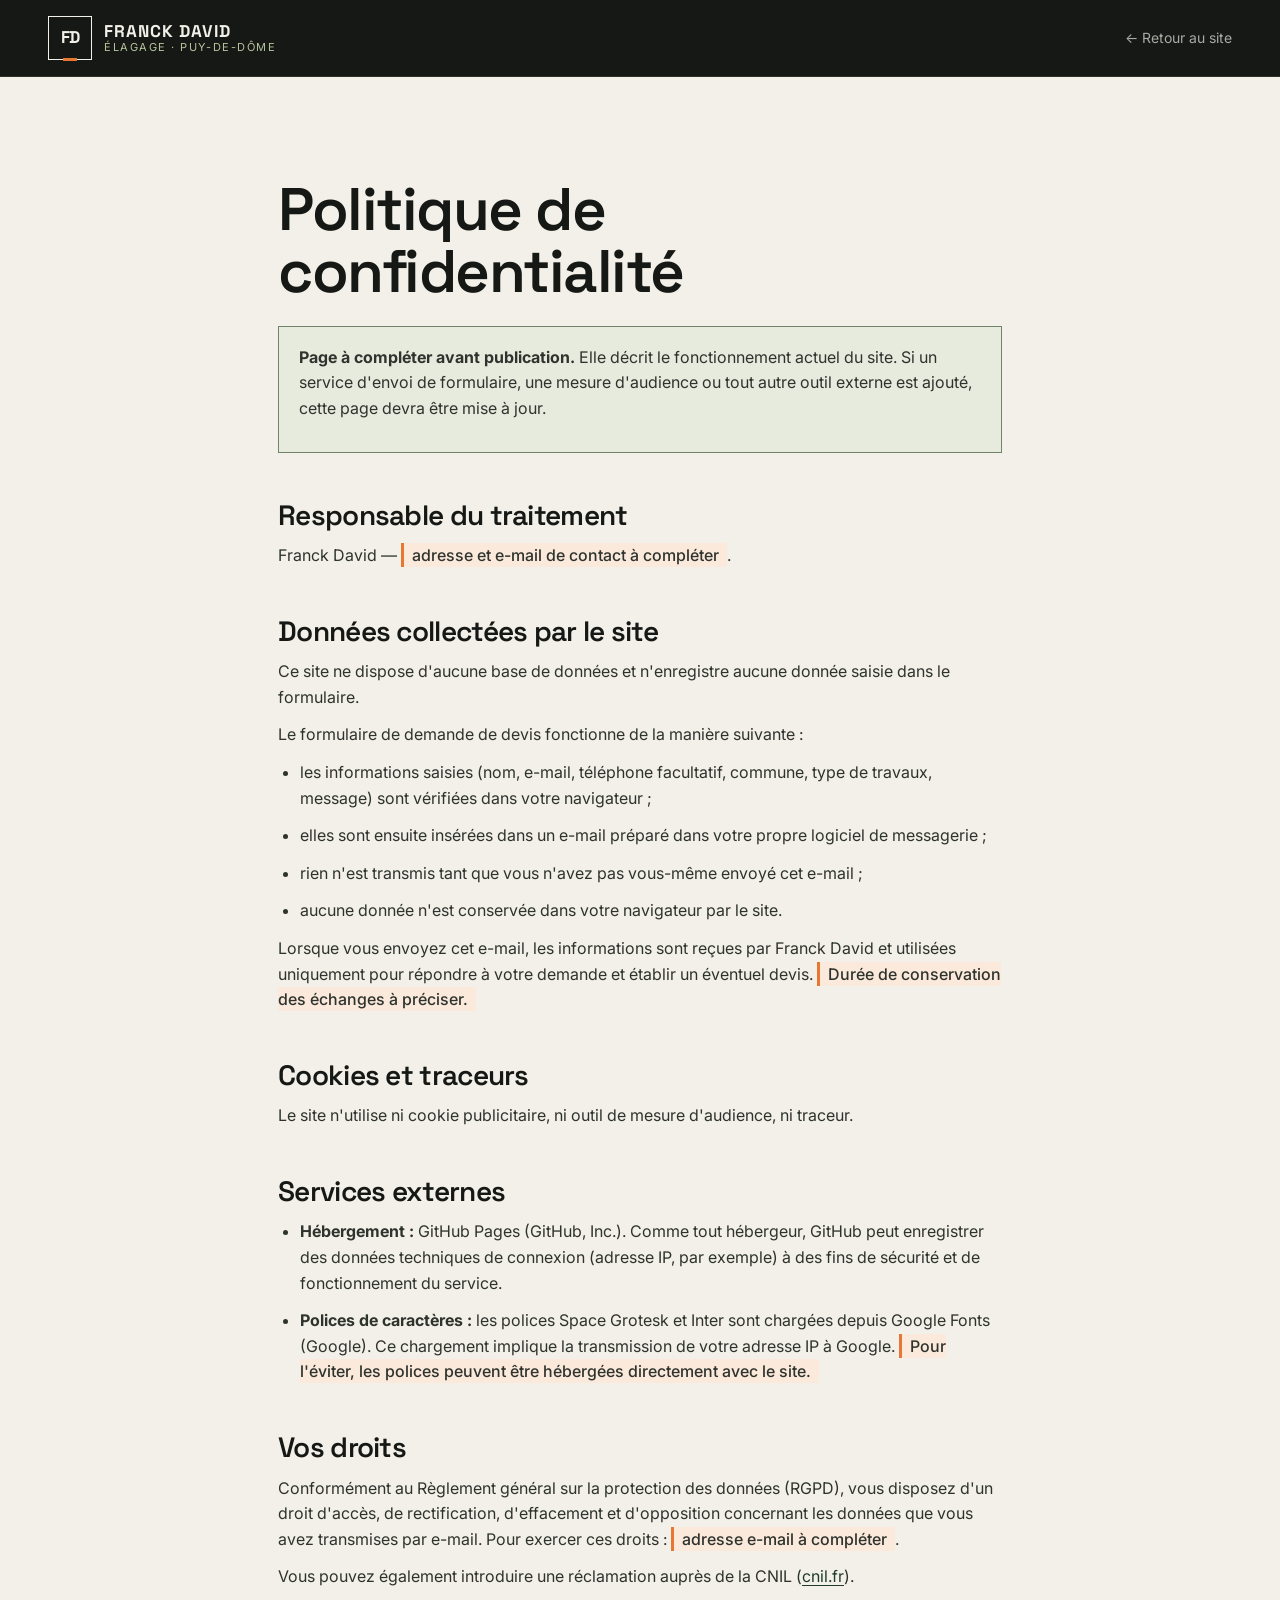
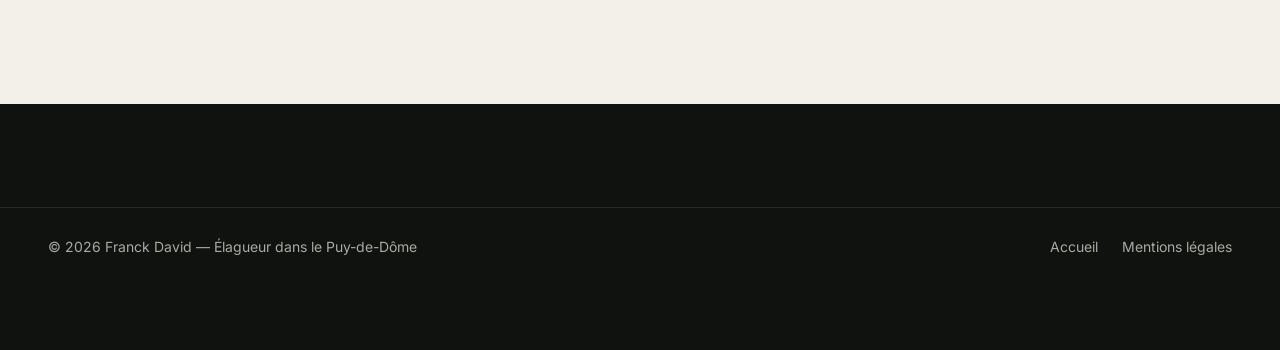
<file: confidentialite.html>
<!doctype html>
<html lang="fr">
<head>
  <meta charset="utf-8">
  <meta name="viewport" content="width=device-width, initial-scale=1">
  <title>Politique de confidentialité | Franck David, élagueur dans le Puy-de-Dôme</title>
  <meta name="description" content="Politique de confidentialité du site de Franck David, élagueur dans le Puy-de-Dôme.">
  <meta name="robots" content="noindex, follow">
  <meta name="theme-color" content="#151815">
  <link rel="icon" href="assets/images/favicon.svg" type="image/svg+xml">
  <link rel="preconnect" href="https://fonts.googleapis.com">
  <link rel="preconnect" href="https://fonts.gstatic.com" crossorigin>
  <link rel="stylesheet" href="https://fonts.googleapis.com/css2?family=Inter:wght@400;500;600&family=Space+Grotesk:wght@500;600;700&display=swap">
  <link rel="stylesheet" href="assets/css/style.css">
</head>
<body>
  <a class="skip-link" href="#contenu">Aller au contenu</a>
  <header class="legal-header">
    <div class="site-header__inner">
      <a class="brand" href="index.html" aria-label="Franck David — retour à l'accueil">
        <span class="brand__mark" aria-hidden="true">FD</span>
        <span class="brand__text">
          <span class="brand__name">Franck David</span>
          <span class="brand__tag">Élagage · Puy-de-Dôme</span>
        </span>
      </a>
      <a class="legal-back" href="index.html">← Retour au site</a>
    </div>
  </header>

  <main class="legal" id="contenu">
    <div class="container">
      <h1>Politique de confidentialité</h1>

      <div class="notice">
        <p><strong>Page à compléter avant publication.</strong> Elle décrit le fonctionnement actuel du site. Si un service d'envoi de formulaire, une mesure d'audience ou tout autre outil externe est ajouté, cette page devra être mise à jour.</p>
      </div>

      <h2>Responsable du traitement</h2>
      <p>Franck David — <span class="todo">adresse et e-mail de contact à compléter</span>.</p>

      <h2>Données collectées par le site</h2>
      <p>Ce site ne dispose d'aucune base de données et n'enregistre aucune donnée saisie dans le formulaire.</p>
      <p>Le formulaire de demande de devis fonctionne de la manière suivante :</p>
      <ul>
        <li>les informations saisies (nom, e-mail, téléphone facultatif, commune, type de travaux, message) sont vérifiées dans votre navigateur ;</li>
        <li>elles sont ensuite insérées dans un e-mail préparé dans votre propre logiciel de messagerie ;</li>
        <li>rien n'est transmis tant que vous n'avez pas vous-même envoyé cet e-mail ;</li>
        <li>aucune donnée n'est conservée dans votre navigateur par le site.</li>
      </ul>
      <p>Lorsque vous envoyez cet e-mail, les informations sont reçues par Franck David et utilisées uniquement pour répondre à votre demande et établir un éventuel devis. <span class="todo">Durée de conservation des échanges à préciser.</span></p>

      <h2>Cookies et traceurs</h2>
      <p>Le site n'utilise ni cookie publicitaire, ni outil de mesure d'audience, ni traceur.</p>

      <h2>Services externes</h2>
      <ul>
        <li><strong>Hébergement :</strong> GitHub Pages (GitHub, Inc.). Comme tout hébergeur, GitHub peut enregistrer des données techniques de connexion (adresse IP, par exemple) à des fins de sécurité et de fonctionnement du service.</li>
        <li><strong>Polices de caractères :</strong> les polices Space Grotesk et Inter sont chargées depuis Google Fonts (Google). Ce chargement implique la transmission de votre adresse IP à Google. <span class="todo">Pour l'éviter, les polices peuvent être hébergées directement avec le site.</span></li>
      </ul>

      <h2>Vos droits</h2>
      <p>Conformément au Règlement général sur la protection des données (RGPD), vous disposez d'un droit d'accès, de rectification, d'effacement et d'opposition concernant les données que vous avez transmises par e-mail. Pour exercer ces droits : <span class="todo">adresse e-mail à compléter</span>.</p>
      <p>Vous pouvez également introduire une réclamation auprès de la CNIL (<a href="https://www.cnil.fr" rel="noopener">cnil.fr</a>).</p>
    </div>
  </main>

  <footer class="site-footer">
    <div class="container site-footer__bottom">
      <p>© 2026 Franck David — Élagueur dans le Puy-de-Dôme</p>
      <ul>
        <li><a href="index.html">Accueil</a></li>
        <li><a href="mentions-legales.html">Mentions légales</a></li>
      </ul>
    </div>
  </footer>
</body>
</html>
</file>
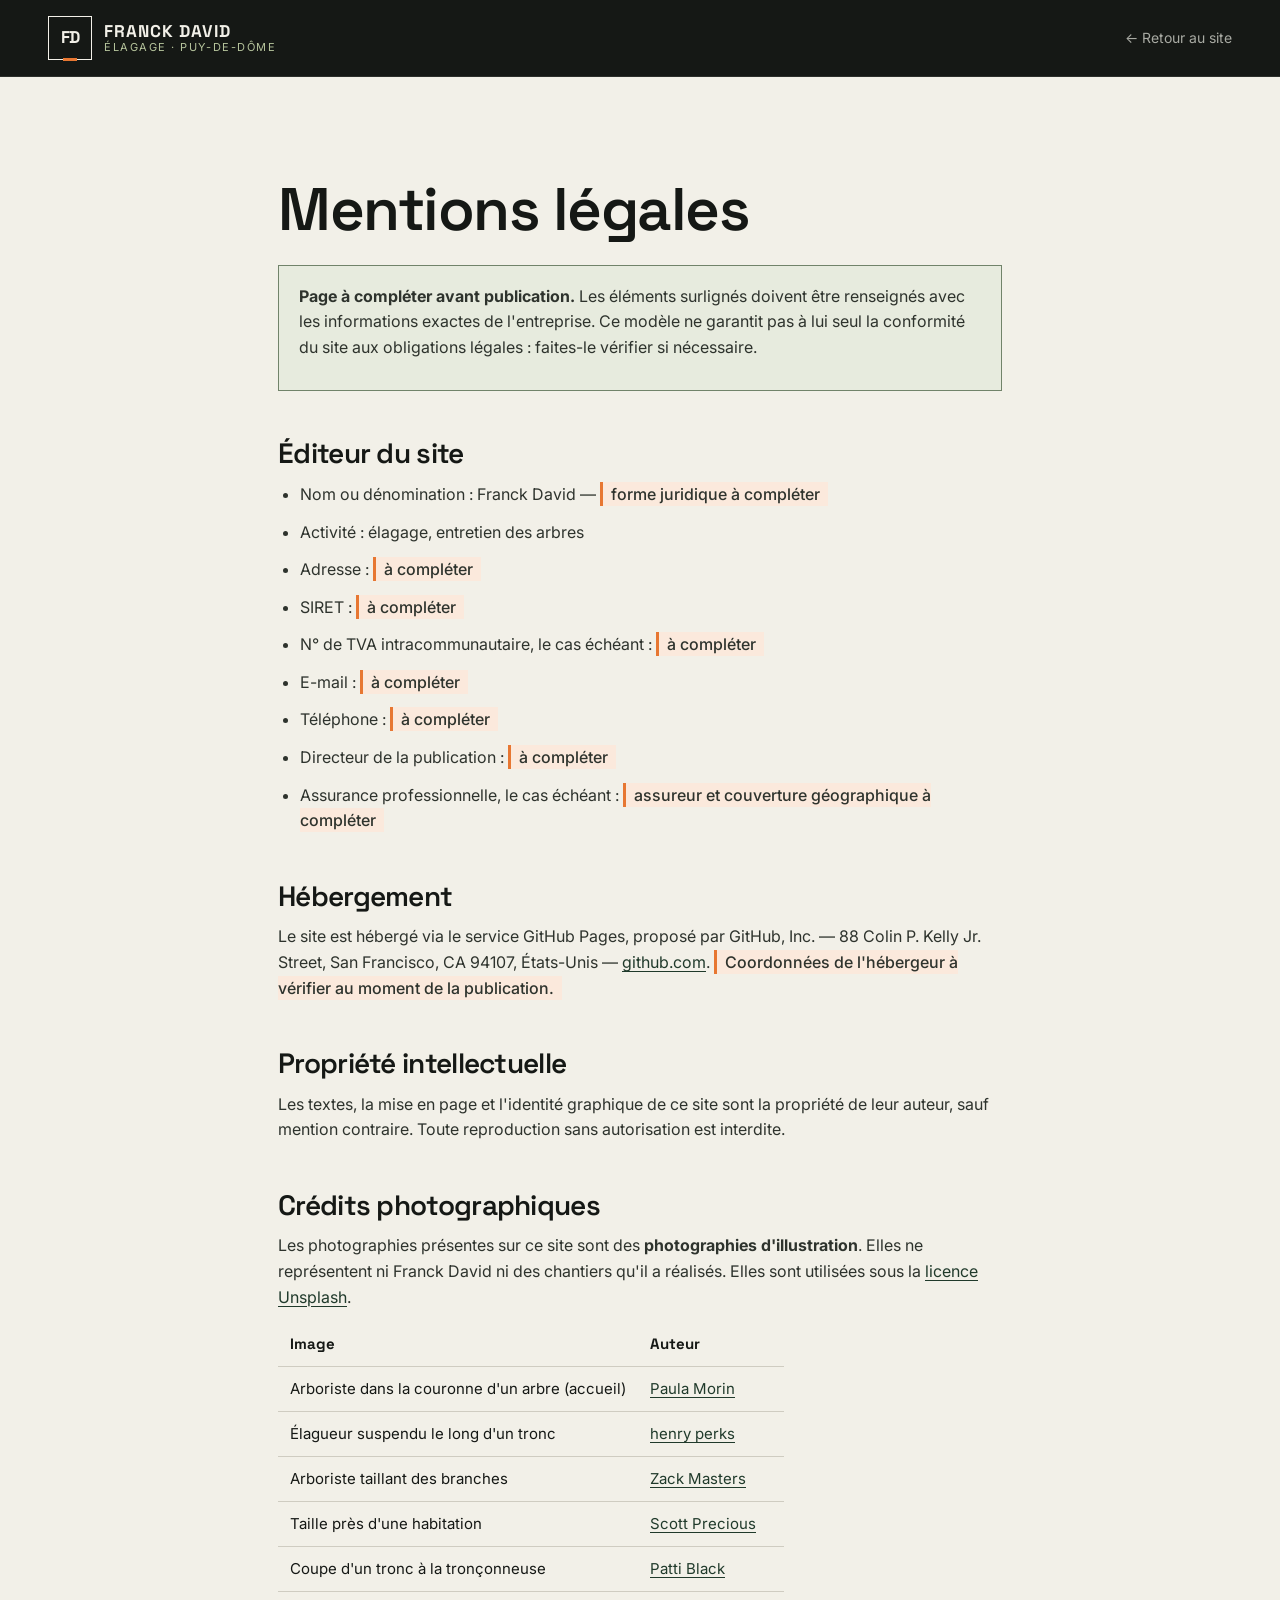
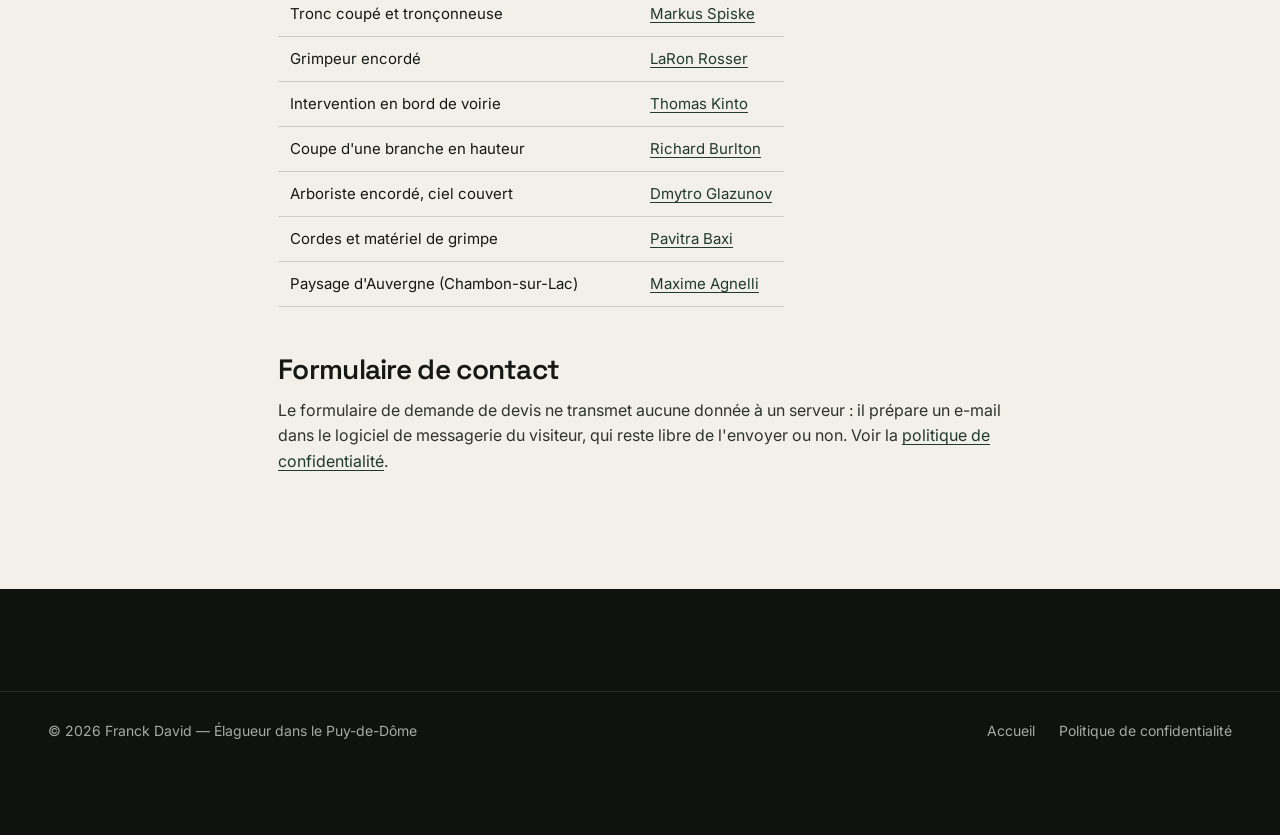
<file: mentions-legales.html>
<!doctype html>
<html lang="fr">
<head>
  <meta charset="utf-8">
  <meta name="viewport" content="width=device-width, initial-scale=1">
  <title>Mentions légales | Franck David, élagueur dans le Puy-de-Dôme</title>
  <meta name="description" content="Mentions légales du site de Franck David, élagueur dans le Puy-de-Dôme.">
  <meta name="robots" content="noindex, follow">
  <meta name="theme-color" content="#151815">
  <link rel="icon" href="assets/images/favicon.svg" type="image/svg+xml">
  <link rel="preconnect" href="https://fonts.googleapis.com">
  <link rel="preconnect" href="https://fonts.gstatic.com" crossorigin>
  <link rel="stylesheet" href="https://fonts.googleapis.com/css2?family=Inter:wght@400;500;600&family=Space+Grotesk:wght@500;600;700&display=swap">
  <link rel="stylesheet" href="assets/css/style.css">
</head>
<body>
  <a class="skip-link" href="#contenu">Aller au contenu</a>
  <header class="legal-header">
    <div class="site-header__inner">
      <a class="brand" href="index.html" aria-label="Franck David — retour à l'accueil">
        <span class="brand__mark" aria-hidden="true">FD</span>
        <span class="brand__text">
          <span class="brand__name">Franck David</span>
          <span class="brand__tag">Élagage · Puy-de-Dôme</span>
        </span>
      </a>
      <a class="legal-back" href="index.html">← Retour au site</a>
    </div>
  </header>

  <main class="legal" id="contenu">
    <div class="container">
      <h1>Mentions légales</h1>

      <div class="notice">
        <p><strong>Page à compléter avant publication.</strong> Les éléments surlignés doivent être renseignés avec les informations exactes de l'entreprise. Ce modèle ne garantit pas à lui seul la conformité du site aux obligations légales : faites-le vérifier si nécessaire.</p>
      </div>

      <h2>Éditeur du site</h2>
      <ul>
        <li>Nom ou dénomination : Franck David — <span class="todo">forme juridique à compléter</span></li>
        <li>Activité : élagage, entretien des arbres</li>
        <li>Adresse : <span class="todo">à compléter</span></li>
        <li>SIRET : <span class="todo">à compléter</span></li>
        <li>N° de TVA intracommunautaire, le cas échéant : <span class="todo">à compléter</span></li>
        <li>E-mail : <span class="todo">à compléter</span></li>
        <li>Téléphone : <span class="todo">à compléter</span></li>
        <li>Directeur de la publication : <span class="todo">à compléter</span></li>
        <li>Assurance professionnelle, le cas échéant : <span class="todo">assureur et couverture géographique à compléter</span></li>
      </ul>

      <h2>Hébergement</h2>
      <p>Le site est hébergé via le service GitHub Pages, proposé par GitHub, Inc. — 88 Colin P. Kelly Jr. Street, San Francisco, CA 94107, États-Unis — <a href="https://github.com" rel="noopener">github.com</a>. <span class="todo">Coordonnées de l'hébergeur à vérifier au moment de la publication.</span></p>

      <h2>Propriété intellectuelle</h2>
      <p>Les textes, la mise en page et l'identité graphique de ce site sont la propriété de leur auteur, sauf mention contraire. Toute reproduction sans autorisation est interdite.</p>

      <h2 id="credits">Crédits photographiques</h2>
      <p>Les photographies présentes sur ce site sont des <strong>photographies d'illustration</strong>. Elles ne représentent ni Franck David ni des chantiers qu'il a réalisés. Elles sont utilisées sous la <a href="https://unsplash.com/license" rel="noopener">licence Unsplash</a>.</p>
      <table>
        <thead><tr><th scope="col">Image</th><th scope="col">Auteur</th></tr></thead>
        <tbody>
          <tr><td>Arboriste dans la couronne d'un arbre (accueil)</td><td><a href="https://unsplash.com/photos/2gMF-wL6L6A" rel="noopener">Paula Morin</a></td></tr>
          <tr><td>Élagueur suspendu le long d'un tronc</td><td><a href="https://unsplash.com/photos/uaKF5IZVcGc" rel="noopener">henry perks</a></td></tr>
          <tr><td>Arboriste taillant des branches</td><td><a href="https://unsplash.com/photos/gD3RgatPHsE" rel="noopener">Zack Masters</a></td></tr>
          <tr><td>Taille près d'une habitation</td><td><a href="https://unsplash.com/photos/ChgvIm7GtzU" rel="noopener">Scott Precious</a></td></tr>
          <tr><td>Coupe d'un tronc à la tronçonneuse</td><td><a href="https://unsplash.com/photos/DZJ3XHuqD1E" rel="noopener">Patti Black</a></td></tr>
          <tr><td>Tronc coupé et tronçonneuse</td><td><a href="https://unsplash.com/photos/qcCHZLdsS80" rel="noopener">Markus Spiske</a></td></tr>
          <tr><td>Grimpeur encordé</td><td><a href="https://unsplash.com/photos/Dn_KGNk2IoY" rel="noopener">LaRon Rosser</a></td></tr>
          <tr><td>Intervention en bord de voirie</td><td><a href="https://unsplash.com/photos/LqfO4ieSPLQ" rel="noopener">Thomas Kinto</a></td></tr>
          <tr><td>Coupe d'une branche en hauteur</td><td><a href="https://unsplash.com/photos/eaf5cOAt66g" rel="noopener">Richard Burlton</a></td></tr>
          <tr><td>Arboriste encordé, ciel couvert</td><td><a href="https://unsplash.com/photos/Bwn-wVh4OfY" rel="noopener">Dmytro Glazunov</a></td></tr>
          <tr><td>Cordes et matériel de grimpe</td><td><a href="https://unsplash.com/photos/NRDyUKFG_Os" rel="noopener">Pavitra Baxi</a></td></tr>
          <tr><td>Paysage d'Auvergne (Chambon-sur-Lac)</td><td><a href="https://unsplash.com/photos/xdGXOzj1VQc" rel="noopener">Maxime Agnelli</a></td></tr>
        </tbody>
      </table>

      <h2>Formulaire de contact</h2>
      <p>Le formulaire de demande de devis ne transmet aucune donnée à un serveur : il prépare un e-mail dans le logiciel de messagerie du visiteur, qui reste libre de l'envoyer ou non. Voir la <a href="confidentialite.html">politique de confidentialité</a>.</p>
    </div>
  </main>

  <footer class="site-footer">
    <div class="container site-footer__bottom">
      <p>© 2026 Franck David — Élagueur dans le Puy-de-Dôme</p>
      <ul>
        <li><a href="index.html">Accueil</a></li>
        <li><a href="confidentialite.html">Politique de confidentialité</a></li>
      </ul>
    </div>
  </footer>
</body>
</html>
</file>
<file: assets/css/style.css>
/* ==========================================================
   Franck David — Élagage · Puy-de-Dôme
   ========================================================== */

:root {
  --charbon: #151815;
  --charbon-2: #1c201c;
  --foret: #203a2b;
  --foret-2: #18301f;
  --mousse: #71836a;
  --vert-clair: #b6c49c;
  --blanc: #f2f0e8;
  --papier: #e9e6db;
  --beton: #a8aaa3;
  --orange: #e77732;
  --orange-hover: #f08a48;

  --font-display: 'Space Grotesk', 'Arial Narrow', 'Helvetica Neue', Arial, sans-serif;
  --font-text: 'Inter', system-ui, -apple-system, 'Segoe UI', Roboto, Arial, sans-serif;

  --container: 1280px;
  --gutter: clamp(16px, 4vw, 48px);
  --section-y: clamp(72px, 11vw, 160px);
  --header-h: 84px;
  --radius: 2px;
  --ease: cubic-bezier(.2, .7, .2, 1);
}

/* ---------- Base ---------- */

*,
*::before,
*::after { box-sizing: border-box; }

html {
  scroll-behavior: smooth;
  scroll-padding-top: 72px;
  -webkit-text-size-adjust: 100%;
}

body {
  margin: 0;
  background: var(--charbon);
  color: var(--blanc);
  font-family: var(--font-text);
  font-size: clamp(16px, 1.05vw, 17px);
  line-height: 1.6;
  overflow-x: hidden;
  -webkit-font-smoothing: antialiased;
}

body.no-scroll { overflow: hidden; }

[hidden] { display: none !important; }

img { display: block; max-width: 100%; height: auto; }

a { color: inherit; }

h1, h2, h3 {
  font-family: var(--font-display);
  font-weight: 600;
  line-height: 1.02;
  letter-spacing: -0.025em;
  margin: 0;
}

p { margin: 0; }

ul, ol { margin: 0; padding: 0; list-style: none; }

figure { margin: 0; }

abbr[title] { text-decoration: none; color: var(--orange); }

:focus-visible {
  outline: 3px solid var(--orange);
  outline-offset: 3px;
}

.visually-hidden {
  position: absolute !important;
  width: 1px; height: 1px;
  padding: 0; margin: -1px;
  overflow: hidden; clip: rect(0 0 0 0);
  white-space: nowrap; border: 0;
}

.skip-link {
  position: absolute;
  left: 16px; top: -100px;
  z-index: 200;
  padding: 12px 18px;
  background: var(--orange);
  color: var(--charbon);
  font-weight: 600;
  text-decoration: none;
}
.skip-link:focus { top: 16px; }

.container {
  width: 100%;
  max-width: var(--container);
  margin-inline: auto;
  padding-inline: var(--gutter);
}

/* ---------- Boutons et liens ---------- */

.btn {
  display: inline-flex;
  align-items: center;
  justify-content: center;
  gap: .6em;
  min-height: 48px;
  padding: 12px 24px;
  border: 2px solid transparent;
  border-radius: var(--radius);
  font-family: var(--font-display);
  font-size: 15px;
  font-weight: 600;
  letter-spacing: .02em;
  text-decoration: none;
  text-transform: uppercase;
  cursor: pointer;
  transition: background-color .2s var(--ease), color .2s var(--ease), border-color .2s var(--ease), transform .2s var(--ease);
}
.btn--lg { min-height: 56px; padding: 14px 30px; font-size: 16px; }
.btn--block { width: 100%; }

.btn--orange { background: var(--orange); color: var(--charbon); }
.btn--orange:hover { background: var(--orange-hover); }

.btn--ghost { border-color: rgba(242, 240, 232, .55); color: var(--blanc); }
.btn--ghost:hover { border-color: var(--blanc); background: rgba(242, 240, 232, .08); }

.btn--light { background: var(--blanc); color: var(--charbon); }
.btn--light:hover { background: var(--vert-clair); }

.btn:active { transform: translateY(1px); }

.link-arrow {
  display: inline-flex;
  align-items: center;
  gap: .5em;
  min-height: 44px;
  font-family: var(--font-display);
  font-weight: 600;
  font-size: 15px;
  text-transform: uppercase;
  letter-spacing: .03em;
  text-decoration: none;
  border-bottom: 2px solid var(--orange);
  padding-bottom: 2px;
  align-self: flex-start;
}
.link-arrow::after {
  content: '→';
  transition: transform .2s var(--ease);
}
.link-arrow:hover::after { transform: translateX(4px); }

/* ---------- Typographie de section ---------- */

.eyebrow,
.section-index {
  font-family: var(--font-display);
  font-size: 13px;
  font-weight: 600;
  letter-spacing: .16em;
  text-transform: uppercase;
}

.section-index {
  display: flex;
  align-items: center;
  gap: 14px;
  color: var(--foret);
  margin-bottom: 22px;
}
.section-index::before {
  content: '';
  width: 36px;
  height: 1px;
  background: currentColor;
}
.section-index--light { color: var(--vert-clair); }

.section-title {
  font-size: clamp(36px, 5.4vw, 76px);
  color: var(--charbon);
  max-width: 14ch;
}
.section-title--light { color: var(--blanc); }
.section-title--xl { font-size: clamp(40px, 6vw, 88px); max-width: 12ch; }

.section-head { margin-bottom: clamp(48px, 7vw, 96px); }
.section-head--split {
  display: grid;
  gap: 28px;
  align-items: end;
}
.section-intro {
  max-width: 44ch;
  color: #3a3f39;
  font-size: 1.06em;
}
.section-intro--light { color: var(--beton); }

.tag {
  display: inline-block;
  margin-bottom: 10px;
  padding: 4px 10px;
  border: 1px solid var(--mousse);
  color: var(--vert-clair);
  font-family: var(--font-display);
  font-size: 12px;
  font-weight: 600;
  letter-spacing: .12em;
  text-transform: uppercase;
}

@media (min-width: 900px) {
  .section-head--split { grid-template-columns: 1.3fr 1fr; gap: 64px; }
}

.section { padding-block: var(--section-y); position: relative; }
.section--light { background: var(--blanc); color: var(--charbon); }
.section--paper { background: var(--papier); color: var(--charbon); }
.section--dark { background: var(--charbon); }

/* ---------- En-tête ---------- */

.site-header {
  position: fixed;
  inset: 0 0 auto;
  z-index: 100;
  transition: background-color .3s var(--ease), box-shadow .3s var(--ease);
}
.site-header__inner {
  display: flex;
  align-items: center;
  justify-content: space-between;
  gap: 24px;
  max-width: 1440px;
  margin-inline: auto;
  padding: 18px var(--gutter);
  transition: padding .3s var(--ease);
}
.site-header.is-scrolled,
.site-header.is-open {
  background: rgba(21, 24, 21, .94);
  box-shadow: 0 1px 0 rgba(242, 240, 232, .08);
}
@supports (backdrop-filter: blur(8px)) {
  .site-header.is-scrolled { background: rgba(21, 24, 21, .82); backdrop-filter: blur(10px); }
}
/* Le flou crée un bloc conteneur qui empêcherait le menu plein écran de couvrir la page */
.site-header.is-open { backdrop-filter: none !important; }
.site-header.is-scrolled .site-header__inner { padding-block: 10px; }

.brand {
  display: inline-flex;
  align-items: center;
  gap: 12px;
  text-decoration: none;
  position: relative;
  z-index: 2;
}
.brand__mark {
  display: inline-grid;
  place-items: center;
  width: 44px;
  height: 44px;
  border: 1.5px solid var(--blanc);
  font-family: var(--font-display);
  font-weight: 700;
  font-size: 17px;
  letter-spacing: -.04em;
  position: relative;
}
.brand__mark::after {
  content: '';
  position: absolute;
  left: 50%; bottom: -1.5px;
  width: 14px; height: 3px;
  transform: translateX(-50%);
  background: var(--orange);
}
.brand__mark--lg { width: 64px; height: 64px; font-size: 24px; }
.brand__text { display: flex; flex-direction: column; line-height: 1.15; }
.brand__name {
  font-family: var(--font-display);
  font-weight: 700;
  font-size: 17px;
  letter-spacing: .06em;
  text-transform: uppercase;
}
.brand__tag {
  white-space: nowrap;
  font-size: 11px;
  letter-spacing: .14em;
  text-transform: uppercase;
  color: var(--vert-clair);
}

/* Bouton menu (mobile) */
.nav-toggle {
  display: inline-flex;
  align-items: center;
  gap: 10px;
  min-height: 44px;
  padding: 8px 4px 8px 12px;
  background: none;
  border: 0;
  color: var(--blanc);
  font-family: var(--font-display);
  font-size: 13px;
  font-weight: 600;
  letter-spacing: .14em;
  text-transform: uppercase;
  cursor: pointer;
  position: relative;
  z-index: 2;
}
.nav-toggle__bars,
.nav-toggle__bars::before,
.nav-toggle__bars::after {
  display: block;
  width: 24px;
  height: 2px;
  background: currentColor;
  transition: transform .3s var(--ease), opacity .2s;
}
.nav-toggle__bars { position: relative; }
.nav-toggle__bars::before,
.nav-toggle__bars::after { content: ''; position: absolute; left: 0; }
.nav-toggle__bars::before { top: -7px; }
.nav-toggle__bars::after { top: 7px; }
.is-open .nav-toggle__bars { background: transparent; }
.is-open .nav-toggle__bars::before { transform: translateY(7px) rotate(45deg); }
.is-open .nav-toggle__bars::after { transform: translateY(-7px) rotate(-45deg); }

/* Très petits écrans : le libellé « Menu » reste lu par les lecteurs d'écran */
@media (max-width: 379px) {
  .site-header__inner { gap: 12px; }
  .brand { gap: 10px; }
  .brand__mark { width: 40px; height: 40px; font-size: 15px; }
  .brand__name { font-size: 15px; }
  .brand__tag { font-size: 10px; letter-spacing: .1em; }
  .nav-toggle { padding-left: 8px; }
  .nav-toggle__label {
    position: absolute;
    width: 1px; height: 1px;
    overflow: hidden; clip: rect(0 0 0 0);
    white-space: nowrap;
  }
}

/* Navigation mobile (panneau plein écran) */
.site-nav {
  position: fixed;
  inset: 0;
  display: flex;
  flex-direction: column;
  justify-content: center;
  gap: 40px;
  padding: 110px var(--gutter) 40px;
  background:
    linear-gradient(rgba(21, 24, 21, .82), rgba(21, 24, 21, .82)),
    url('../images/cernes.svg') no-repeat 140% 110% / 560px,
    var(--charbon);
  visibility: hidden;
  opacity: 0;
  transition: opacity .3s var(--ease), visibility 0s linear .3s;
  overflow-y: auto;
}
.is-open .site-nav {
  visibility: visible;
  opacity: 1;
  transition: opacity .3s var(--ease);
}
.site-nav__list { display: grid; gap: 4px; }
.site-nav__list a {
  display: block;
  padding: 8px 0;
  font-family: var(--font-display);
  font-size: clamp(34px, 9vw, 52px);
  font-weight: 600;
  letter-spacing: -.02em;
  text-decoration: none;
}
.site-nav__list a:hover { color: var(--vert-clair); }
.site-nav__cta { align-self: flex-start; }

/* Navigation bureau */
@media (min-width: 1180px) {
  .nav-toggle { display: none; }
  .site-nav {
    position: static;
    flex-direction: row;
    align-items: center;
    gap: 36px;
    padding: 0;
    background: none;
    visibility: visible;
    opacity: 1;
    overflow: visible;
  }
  .site-nav__list { display: flex; gap: 30px; }
  .site-nav__list a {
    position: relative;
    font-size: 14px;
    font-weight: 500;
    letter-spacing: .06em;
    text-transform: uppercase;
    padding: 10px 0;
  }
  .site-nav__list a::after {
    content: '';
    position: absolute;
    left: 0; right: 0; bottom: 4px;
    height: 1px;
    background: var(--orange);
    transform: scaleX(0);
    transform-origin: left;
    transition: transform .25s var(--ease);
  }
  .site-nav__list a:hover { color: var(--blanc); }
  .site-nav__list a:hover::after { transform: scaleX(1); }
  .site-nav__cta { min-height: 44px; padding: 10px 20px; font-size: 14px; white-space: nowrap; }
}

/* ---------- Hero ---------- */

.hero {
  position: relative;
  min-height: 100vh;
  min-height: 100svh;
  display: flex;
  align-items: flex-end;
  overflow: hidden;
  isolation: isolate;
  background: var(--charbon);
}
.hero__img {
  position: absolute;
  inset: 0;
  width: 100%;
  height: 100%;
  object-fit: cover;
  object-position: 62% 30%;
  z-index: -2;
}
.hero__veil {
  position: absolute;
  inset: 0;
  z-index: -1;
  background:
    linear-gradient(180deg, rgba(21, 24, 21, .55) 0%, rgba(21, 24, 21, 0) 22%),
    linear-gradient(0deg, rgba(21, 24, 21, .97) 0%, rgba(21, 24, 21, .86) 50%, rgba(21, 24, 21, .35) 80%, rgba(21, 24, 21, .15) 100%);
}
.hero__content {
  padding-top: 120px;
  padding-bottom: clamp(80px, 11vh, 140px);
}
.hero .eyebrow { margin-bottom: 22px; color: var(--vert-clair); }
.hero__title {
  display: flex;
  flex-direction: column;
  font-size: clamp(40px, min(8vw, 12vh), 128px);
  font-weight: 700;
  line-height: .92;
  letter-spacing: -.04em;
  text-transform: uppercase;
}
.hero__title-accent { color: var(--vert-clair); }
.hero__lead {
  max-width: 50ch;
  margin-top: 28px;
  font-size: clamp(16px, 1.3vw, 19px);
  color: #dcdad1;
}
.hero__actions {
  display: flex;
  flex-wrap: wrap;
  gap: 14px;
  margin-top: 36px;
}

@media (min-width: 900px) {
  /* La photo occupe la droite : le grimpeur reste visible à côté du titre */
  .hero__img {
    left: auto;
    width: 66%;
    object-position: 50% 30%;
  }
  .hero__veil {
    background:
      linear-gradient(180deg, rgba(21, 24, 21, .6) 0%, rgba(21, 24, 21, 0) 20%),
      linear-gradient(90deg, var(--charbon) 34%, rgba(21, 24, 21, .72) 48%, rgba(21, 24, 21, .05) 72%),
      linear-gradient(0deg, rgba(21, 24, 21, .75) 0%, rgba(21, 24, 21, 0) 35%);
  }
  .hero::before {
    content: '';
    position: absolute;
    left: -220px; top: 50%;
    width: 760px; height: 760px;
    transform: translateY(-50%);
    background: url('../images/cernes.svg') no-repeat center / contain;
    opacity: .12;
    z-index: -1;
    pointer-events: none;
  }
}

.hero__scroll {
  position: absolute;
  left: 50%;
  bottom: 22px;
  transform: translateX(-50%);
  display: none;
  flex-direction: column;
  align-items: center;
  gap: 8px;
  font-size: 11px;
  letter-spacing: .2em;
  text-transform: uppercase;
  text-decoration: none;
  color: var(--beton);
}
.hero__scroll-line {
  width: 1px;
  height: 44px;
  background: linear-gradient(var(--blanc), transparent);
  transform-origin: top;
  animation: scroll-line 2.4s var(--ease) infinite;
}
@keyframes scroll-line {
  0% { transform: scaleY(0); }
  50% { transform: scaleY(1); }
  100% { transform: scaleY(1); opacity: 0; }
}
@media (min-width: 700px) and (min-height: 640px) { .hero__scroll { display: flex; } }

.hero__credit {
  position: absolute;
  right: var(--gutter);
  bottom: 18px;
  font-size: 11px;
  letter-spacing: .08em;
  color: rgba(242, 240, 232, .62);
}

/* ---------- Engagements ---------- */

.commitments {
  background: var(--foret);
  position: relative;
  overflow: hidden;
}
.commitments::before {
  content: '';
  position: absolute;
  right: -180px; top: 50%;
  width: 520px; height: 520px;
  transform: translateY(-50%);
  background: url('../images/cernes.svg') no-repeat center / contain;
  opacity: .22;
  pointer-events: none;
}
.commitments__list {
  display: grid;
  position: relative;
}
.commitments__item {
  display: flex;
  align-items: baseline;
  gap: 18px;
  padding: 30px 0;
  border-bottom: 1px solid rgba(182, 196, 156, .22);
}
.commitments__item:last-child { border-bottom: 0; }
.commitments__num {
  font-family: var(--font-display);
  font-size: 13px;
  color: var(--orange);
  letter-spacing: .1em;
}
.commitments__text {
  font-family: var(--font-display);
  font-size: clamp(22px, 2.3vw, 32px);
  font-weight: 600;
  letter-spacing: -.02em;
  line-height: 1.1;
}
@media (min-width: 900px) {
  .commitments__list { grid-template-columns: repeat(3, 1fr); }
  .commitments__item {
    flex-direction: column;
    gap: 14px;
    padding: 56px 40px 56px 0;
    border-bottom: 0;
    border-right: 1px solid rgba(182, 196, 156, .22);
  }
  .commitments__item + .commitments__item { padding-left: 40px; }
  .commitments__item:last-child { border-right: 0; }
}

/* ---------- Prestations ---------- */

.services { overflow: hidden; }
.services::before {
  content: '';
  position: absolute;
  left: -260px; top: -200px;
  width: 700px; height: 700px;
  background: url('../images/cernes.svg') no-repeat center / contain;
  filter: brightness(.35);
  opacity: .25;
  pointer-events: none;
}
.services .container { position: relative; }

.services__grid {
  display: grid;
  gap: clamp(48px, 6vw, 72px) clamp(24px, 4vw, 56px);
}
.service {
  display: flex;
  flex-direction: column;
  gap: 26px;
}
.service__media {
  overflow: hidden;
  background: var(--foret);
  aspect-ratio: 4 / 3;
}
.service__media img {
  width: 100%;
  height: 100%;
  object-fit: cover;
  transition: transform .8s var(--ease);
}
.service:hover .service__media img { transform: scale(1.04); }
.service__body {
  display: flex;
  flex-direction: column;
  gap: 14px;
  position: relative;
}
.service__num {
  font-family: var(--font-display);
  font-size: clamp(48px, 5vw, 72px);
  font-weight: 700;
  line-height: .8;
  letter-spacing: -.05em;
  color: transparent;
  -webkit-text-stroke: 1.5px var(--mousse);
}
.service__title { font-size: clamp(26px, 2.6vw, 38px); }
.service__body p { color: #3a3f39; max-width: 46ch; }

@media (min-width: 760px) {
  .services__grid { grid-template-columns: repeat(2, 1fr); }
  /* 1ʳᵉ prestation en grand format lorsqu'il y en a au moins trois */
  .service:first-child:nth-last-child(n + 3) { grid-row: span 2; }
  .service:first-child:nth-last-child(n + 3) .service__media { aspect-ratio: 4 / 5; }
  /* colonne de droite légèrement décalée */
  .service:nth-child(2) { margin-top: clamp(0px, 6vw, 96px); }
  /* 4ᵉ prestation : bandeau horizontal pleine largeur */
  .service:nth-child(4) {
    grid-column: 1 / -1;
    display: grid;
    grid-template-columns: 1.2fr 1fr;
    align-items: center;
    gap: clamp(24px, 4vw, 64px);
  }
  .service:nth-child(4) .service__media { aspect-ratio: 16 / 9; }
}

/* ---------- Travail en hauteur ---------- */

.height {
  position: relative;
  isolation: isolate;
  min-height: 100vh;
  min-height: 100svh;
  display: flex;
  align-items: center;
  padding-block: var(--section-y);
  overflow: hidden;
  background: var(--charbon);
}
.height__img {
  position: absolute;
  inset: 0;
  width: 100%;
  height: 100%;
  object-fit: cover;
  object-position: 50% 30%;
  z-index: -2;
}
.height__veil {
  position: absolute;
  inset: 0;
  z-index: -1;
  background:
    linear-gradient(0deg, rgba(21, 24, 21, .95) 0%, rgba(21, 24, 21, .72) 55%, rgba(21, 24, 21, .55) 100%);
}
.height__inner {
  display: grid;
  gap: 48px;
  align-items: end;
}
.height__text { margin-top: 26px; max-width: 54ch; color: #d6d4cb; font-size: 1.06em; }
.height__points { display: grid; gap: 0; counter-reset: none; }
.height__points li {
  display: flex;
  align-items: baseline;
  gap: 18px;
  padding: 20px 0;
  border-top: 1px solid rgba(242, 240, 232, .2);
  font-family: var(--font-display);
  font-size: clamp(18px, 1.6vw, 22px);
  font-weight: 500;
  line-height: 1.3;
}
.height__points li:last-child { border-bottom: 1px solid rgba(242, 240, 232, .2); }
.height__points span {
  flex: none;
  width: 30px;
  font-size: 13px;
  font-weight: 600;
  color: var(--orange);
  letter-spacing: .1em;
}
.height .section-title { max-width: 16ch; }

@media (min-width: 1000px) {
  .height__veil {
    background:
      linear-gradient(90deg, rgba(21, 24, 21, .92) 0%, rgba(21, 24, 21, .55) 50%, rgba(21, 24, 21, .25) 100%),
      linear-gradient(0deg, rgba(21, 24, 21, .7) 0%, rgba(21, 24, 21, 0) 50%);
  }
  .height__inner { grid-template-columns: 1.25fr .9fr; gap: 96px; }
  .height__points {
    padding: 12px 32px;
    background: rgba(21, 24, 21, .78);
    border-top: 3px solid var(--orange);
  }
  @supports (backdrop-filter: blur(8px)) {
    .height__points { background: rgba(21, 24, 21, .6); backdrop-filter: blur(10px); }
  }
  .height__points li:first-child { border-top: 0; }
  .height__points li:last-child { border-bottom: 0; }
}

/* ---------- Galerie ---------- */

.gallery__grid {
  display: grid;
  grid-template-columns: repeat(2, 1fr);
  grid-auto-rows: 180px;
  gap: 12px;
}
.gallery__item { grid-row: span 1; }
.gallery__item--tall { grid-row: span 2; }
.gallery__item--wide { grid-column: span 2; }
.gallery__link {
  position: relative;
  display: block;
  height: 100%;
  overflow: hidden;
  background: var(--foret);
}
.gallery__link img {
  width: 100%;
  height: 100%;
  object-fit: cover;
  transition: transform .8s var(--ease), filter .4s;
  filter: saturate(.9);
}
.gallery__link:hover img { transform: scale(1.05); filter: saturate(1); }
.gallery__caption {
  position: absolute;
  left: 0; right: 0; bottom: 0;
  padding: 36px 14px 12px;
  background: linear-gradient(0deg, rgba(21, 24, 21, .88), transparent);
  font-family: var(--font-display);
  font-size: 14px;
  font-weight: 600;
  letter-spacing: .02em;
}
@media (min-width: 760px) {
  .gallery__grid { grid-template-columns: repeat(4, 1fr); grid-auto-rows: 240px; gap: 16px; }
  .gallery__item--wide { grid-column: span 2; }
  .gallery__caption { font-size: 15px; padding: 48px 20px 18px; }
}
@media (min-width: 1100px) {
  .gallery__grid { grid-auto-rows: 290px; }
}

/* Visionneuse */
.lightbox {
  width: 100vw;
  height: 100vh;
  max-width: none;
  max-height: none;
  margin: 0;
  padding: 0;
  border: 0;
  background: rgba(14, 16, 14, .96);
  color: var(--blanc);
}
.lightbox::backdrop { background: rgba(0, 0, 0, .6); }
.lightbox[open] { display: grid; place-items: center; }
.lightbox__figure {
  display: flex;
  flex-direction: column;
  align-items: center;
  gap: 14px;
  padding: 72px 16px 32px;
  max-width: 100%;
}
.lightbox__img {
  max-width: min(1200px, calc(100vw - 32px));
  max-height: calc(100vh - 170px);
  width: auto;
  height: auto;
  object-fit: contain;
}
.lightbox__caption { font-size: 14px; color: var(--beton); text-align: center; }
.lightbox__btn {
  position: fixed;
  display: grid;
  place-items: center;
  width: 52px;
  height: 52px;
  border: 1px solid rgba(242, 240, 232, .35);
  border-radius: 50%;
  background: rgba(21, 24, 21, .7);
  color: var(--blanc);
  font-size: 20px;
  cursor: pointer;
}
.lightbox__btn:hover { border-color: var(--orange); color: var(--orange); }
.lightbox__close { top: 16px; right: 16px; }
.lightbox__prev { left: 16px; top: 50%; transform: translateY(-50%); }
.lightbox__next { right: 16px; top: 50%; transform: translateY(-50%); }
@media (max-width: 600px) {
  .lightbox__prev, .lightbox__next { top: auto; bottom: 16px; transform: none; }
  .lightbox__figure { padding-bottom: 90px; }
}

/* ---------- Déroulement ---------- */

.process { overflow: hidden; }
.process::after {
  content: '';
  position: absolute;
  right: -220px; bottom: -260px;
  width: 640px; height: 640px;
  background: url('../images/cernes.svg') no-repeat center / contain;
  filter: brightness(.35);
  opacity: .22;
  pointer-events: none;
}
.process__inner {
  display: grid;
  gap: 56px;
  position: relative;
  z-index: 1;
}
.process__note { margin-top: 26px; color: #4a5048; max-width: 36ch; }
.process__steps { border-top: 1px solid rgba(21, 24, 21, .18); }
.process__step {
  display: grid;
  grid-template-columns: 64px 1fr;
  gap: 16px;
  padding: 30px 0;
  border-bottom: 1px solid rgba(21, 24, 21, .18);
}
.process__num {
  font-family: var(--font-display);
  font-size: 15px;
  font-weight: 600;
  color: var(--foret);
  padding-top: 6px;
  letter-spacing: .08em;
}
.process__step h3 { font-size: clamp(24px, 2.2vw, 32px); margin-bottom: 8px; }
.process__step p { color: #3a3f39; }

@media (min-width: 960px) {
  .process__inner { grid-template-columns: 1fr 1fr; gap: 96px; align-items: start; }
  .process__head { position: sticky; top: 120px; }
}

/* ---------- Zone d'intervention ---------- */

.zone {
  display: grid;
  background: var(--charbon);
}
.zone__media {
  position: relative;
  min-height: 320px;
  overflow: hidden;
}
.zone__media img {
  position: absolute;
  inset: 0;
  width: 100%;
  height: 100%;
  object-fit: cover;
}
.zone__panel {
  padding: clamp(56px, 8vw, 120px) var(--gutter);
  background: var(--charbon-2);
  position: relative;
  overflow: hidden;
}
.zone__panel::after {
  content: '';
  position: absolute;
  right: -200px; bottom: -200px;
  width: 480px; height: 480px;
  background: url('../images/cernes.svg') no-repeat center / contain;
  opacity: .14;
  pointer-events: none;
}
.zone__panel > * { position: relative; z-index: 1; }
.zone__text { margin-top: 24px; max-width: 46ch; color: var(--beton); }
.zone__place {
  margin: 36px 0;
  padding: 16px 0;
  border-block: 1px solid rgba(242, 240, 232, .16);
  font-family: var(--font-display);
  font-size: clamp(24px, 2.6vw, 36px);
  font-weight: 600;
  letter-spacing: -.02em;
  color: var(--vert-clair);
  text-transform: uppercase;
}
@media (min-width: 960px) {
  .zone { grid-template-columns: 1.15fr 1fr; min-height: 720px; }
  .zone__media { min-height: 100%; }
}

/* ---------- Contact ---------- */

.contact {
  background: var(--foret);
  padding-block: var(--section-y);
  position: relative;
  overflow: hidden;
}
.contact::before {
  content: '';
  position: absolute;
  left: -240px; top: -240px;
  width: 720px; height: 720px;
  background: url('../images/cernes.svg') no-repeat center / contain;
  opacity: .16;
  pointer-events: none;
}
.contact__inner {
  display: grid;
  gap: 56px;
  position: relative;
}
.contact__title {
  font-size: clamp(40px, 6vw, 84px);
  font-weight: 700;
  line-height: .95;
  letter-spacing: -.035em;
  max-width: 12ch;
}
.contact__lead { margin-top: 26px; max-width: 42ch; font-size: 1.1em; color: #dde3d3; }

.contact__direct { display: grid; gap: 18px; margin-top: 40px; }
.contact__direct li { display: grid; gap: 2px; }
.contact__label {
  font-size: 12px;
  letter-spacing: .14em;
  text-transform: uppercase;
  color: var(--vert-clair);
}
.contact__value {
  font-family: var(--font-display);
  font-size: clamp(20px, 2vw, 28px);
  font-weight: 600;
  text-decoration: none;
  word-break: break-word;
}
a.contact__value:hover { color: var(--orange); }

.contact__how {
  margin-top: 40px;
  padding: 22px 24px;
  border-left: 3px solid var(--orange);
  background: rgba(21, 24, 21, .25);
  max-width: 48ch;
}
.contact__how h3 { font-size: 18px; letter-spacing: -.01em; margin-bottom: 8px; }
.contact__how p { font-size: 15px; color: #d3dacb; }

@media (min-width: 1000px) {
  .contact__inner { grid-template-columns: 1fr 1.1fr; gap: 96px; align-items: start; }
}

/* Formulaire */
.quote-form {
  display: grid;
  gap: 22px;
  padding: clamp(24px, 4vw, 48px);
  background: var(--blanc);
  color: var(--charbon);
  border-radius: var(--radius);
  box-shadow: 0 30px 80px -30px rgba(0, 0, 0, .5);
}
.quote-form__help { font-size: 14px; color: #4a5048; }
.form-row { display: grid; gap: 22px; }
@media (min-width: 600px) { .form-row--2 { grid-template-columns: 1fr 1fr; } }

.field { display: grid; gap: 8px; min-width: 0; }
.field label,
.field legend {
  font-family: var(--font-display);
  font-size: 15px;
  font-weight: 600;
}
.field__optional { font-family: var(--font-text); font-weight: 400; color: #5a6058; font-size: 14px; }
.field input,
.field select,
.field textarea {
  width: 100%;
  min-height: 50px;
  padding: 12px 14px;
  border: 1.5px solid #9a9d95;
  border-radius: var(--radius);
  background: #fbfaf6;
  color: var(--charbon);
  font: inherit;
  font-size: 16px;
  transition: border-color .2s, box-shadow .2s;
}
.field textarea { resize: vertical; min-height: 130px; }
.field select {
  appearance: none;
  background-image: url("data:image/svg+xml,%3Csvg xmlns='http://www.w3.org/2000/svg' width='14' height='9' viewBox='0 0 14 9'%3E%3Cpath d='M1 1l6 6 6-6' fill='none' stroke='%23151815' stroke-width='2'/%3E%3C/svg%3E");
  background-repeat: no-repeat;
  background-position: right 16px center;
  padding-right: 44px;
}
.field input:focus,
.field select:focus,
.field textarea:focus {
  outline: none;
  border-color: var(--foret);
  box-shadow: 0 0 0 3px rgba(231, 119, 50, .55);
}
.field.has-error input,
.field.has-error select,
.field.has-error textarea { border-color: #b3261e; background: #fff6f4; }
.field__error {
  font-size: 14px;
  font-weight: 500;
  color: #a21f17;
}
.field__error::before { content: '⚠ '; }
.field__hint { font-size: 14px; color: #5a6058; }

.field--choices { border: 0; padding: 0; margin: 0; }
.field--choices legend { padding: 0; margin-bottom: 10px; }
.choices { display: flex; flex-wrap: wrap; gap: 10px; }
.choice {
  display: inline-flex;
  align-items: center;
  gap: 10px;
  min-height: 46px;
  padding: 10px 16px;
  border: 1.5px solid #9a9d95;
  border-radius: var(--radius);
  cursor: pointer;
  font-size: 15px;
}
.choice input { width: 18px; height: 18px; accent-color: var(--foret); margin: 0; }
.choice:has(input:checked) { border-color: var(--foret); background: #e2e8d6; }
.choice:has(input:focus-visible) { outline: 3px solid var(--orange); outline-offset: 2px; }

.form-summary {
  padding: 18px 20px;
  border: 2px solid #b3261e;
  background: #fff6f4;
}
.form-summary:focus { outline: 3px solid var(--orange); outline-offset: 2px; }
.form-summary h3 { font-size: 17px; margin-bottom: 8px; color: #8c1b14; letter-spacing: 0; }
.form-summary ul { list-style: disc; padding-left: 20px; display: grid; gap: 4px; }
.form-summary a { color: #8c1b14; font-size: 15px; }

.form-status:empty { display: none; }
.form-status {
  padding: 16px 18px;
  font-size: 15px;
  border-left: 4px solid;
}
.form-status--ok { border-color: var(--foret); background: #e2e8d6; }
.form-status--warn { border-color: var(--orange); background: #fbe9dc; }

/* ---------- Pied de page ---------- */

.site-footer {
  background: #0f120f;
  color: var(--beton);
  padding-top: clamp(64px, 8vw, 104px);
}
.site-footer__inner {
  display: grid;
  gap: 48px;
  padding-bottom: 56px;
}
.site-footer__brand .brand__mark { color: var(--blanc); }
.site-footer__name {
  margin-top: 20px;
  font-family: var(--font-display);
  font-size: 22px;
  font-weight: 700;
  color: var(--blanc);
  letter-spacing: .04em;
  text-transform: uppercase;
}
.site-footer__tag { font-size: 13px; letter-spacing: .14em; text-transform: uppercase; color: var(--vert-clair); }
.site-footer__nav ul { display: grid; gap: 4px; }
.site-footer__nav a,
.site-footer__bottom a {
  display: inline-block;
  padding: 8px 0;
  text-decoration: none;
  color: var(--beton);
}
.site-footer__nav a:hover,
.site-footer__bottom a:hover { color: var(--blanc); text-decoration: underline; text-underline-offset: 4px; }
.site-footer__cta p {
  font-family: var(--font-display);
  font-size: 22px;
  font-weight: 600;
  color: var(--blanc);
  margin-bottom: 18px;
  max-width: 18ch;
  line-height: 1.2;
}
.site-footer__bottom {
  display: flex;
  flex-wrap: wrap;
  justify-content: space-between;
  gap: 8px 24px;
  padding-block: 20px 84px;
  border-top: 1px solid rgba(242, 240, 232, .1);
  font-size: 14px;
}
.site-footer__bottom ul { display: flex; flex-wrap: wrap; gap: 0 24px; }
.site-footer__bottom p { padding: 8px 0; }
@media (min-width: 860px) {
  .site-footer__inner { grid-template-columns: 1.2fr 1fr 1.2fr; }
}

/* Retour en haut */
.to-top {
  position: fixed;
  right: 16px;
  bottom: 16px;
  z-index: 90;
  display: grid;
  place-items: center;
  width: 48px;
  height: 48px;
  border-radius: 50%;
  background: var(--charbon);
  color: var(--blanc);
  border: 1px solid rgba(242, 240, 232, .3);
  box-shadow: 0 8px 24px rgba(0, 0, 0, .3);
}
.to-top[hidden] { display: none; }
.to-top:hover { background: var(--orange); color: var(--charbon); border-color: var(--orange); }

/* ---------- Apparitions au défilement ----------
   Le contenu n'est masqué que si JavaScript a bien démarré l'observateur. */

.reveal-ready .reveal {
  opacity: 0;
  transform: translateY(26px);
  transition: opacity .8s var(--ease), transform .8s var(--ease);
}
.reveal-ready .reveal.is-visible { opacity: 1; transform: none; }

@media (prefers-reduced-motion: reduce) {
  html { scroll-behavior: auto; }
  *, *::before, *::after {
    animation-duration: .01ms !important;
    animation-iteration-count: 1 !important;
    transition-duration: .01ms !important;
  }
  .reveal-ready .reveal { opacity: 1; transform: none; }
}

/* ---------- Pages juridiques ---------- */

.legal-header {
  background: var(--charbon);
  border-bottom: 1px solid rgba(242, 240, 232, .1);
}
.legal-header .site-header__inner { padding-block: 16px; }
.legal-back { font-size: 14px; color: var(--beton); text-decoration: none; padding: 10px 0; }
.legal-back:hover { color: var(--blanc); }
.legal {
  background: var(--blanc);
  color: var(--charbon);
  padding-block: clamp(56px, 8vw, 112px);
}
.legal .container { max-width: 820px; }
.legal h1 { font-size: clamp(36px, 5vw, 60px); margin-bottom: 20px; }
.legal h2 { font-size: clamp(22px, 2.4vw, 28px); margin: 48px 0 14px; }
.legal p, .legal li { color: #2e332d; margin-bottom: 12px; }
.legal ul { list-style: disc; padding-left: 22px; }
.legal a { color: var(--foret); text-underline-offset: 3px; }
.legal .todo {
  background: #fbe9dc;
  border-left: 3px solid var(--orange);
  padding: 2px 8px;
  font-weight: 500;
}
.legal .notice {
  padding: 18px 20px;
  border: 1px solid var(--mousse);
  background: #e7ebde;
  margin: 24px 0;
}
.legal table { width: 100%; border-collapse: collapse; font-size: 15px; margin-bottom: 16px; display: block; overflow-x: auto; }
.legal th, .legal td { text-align: left; padding: 10px 12px; border-bottom: 1px solid #cfccc1; vertical-align: top; }
.legal th { font-family: var(--font-display); }
</file>
